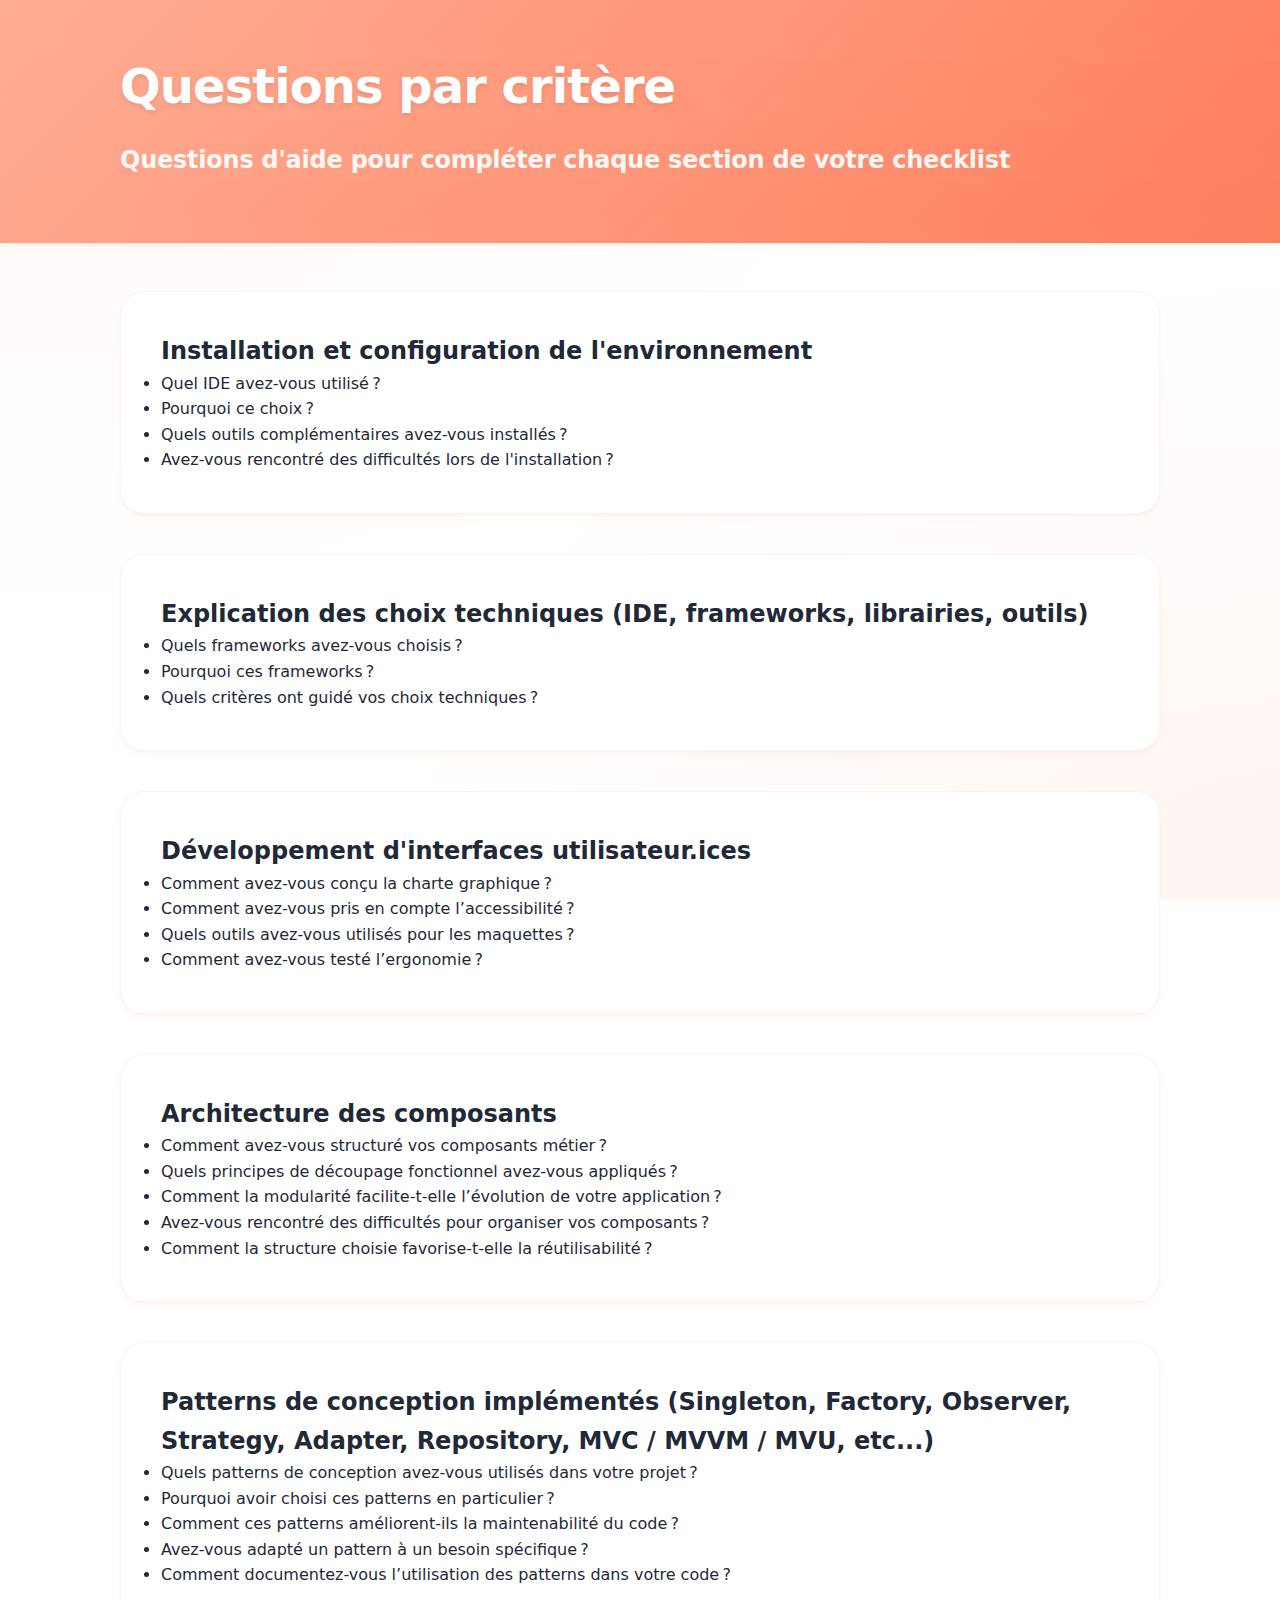
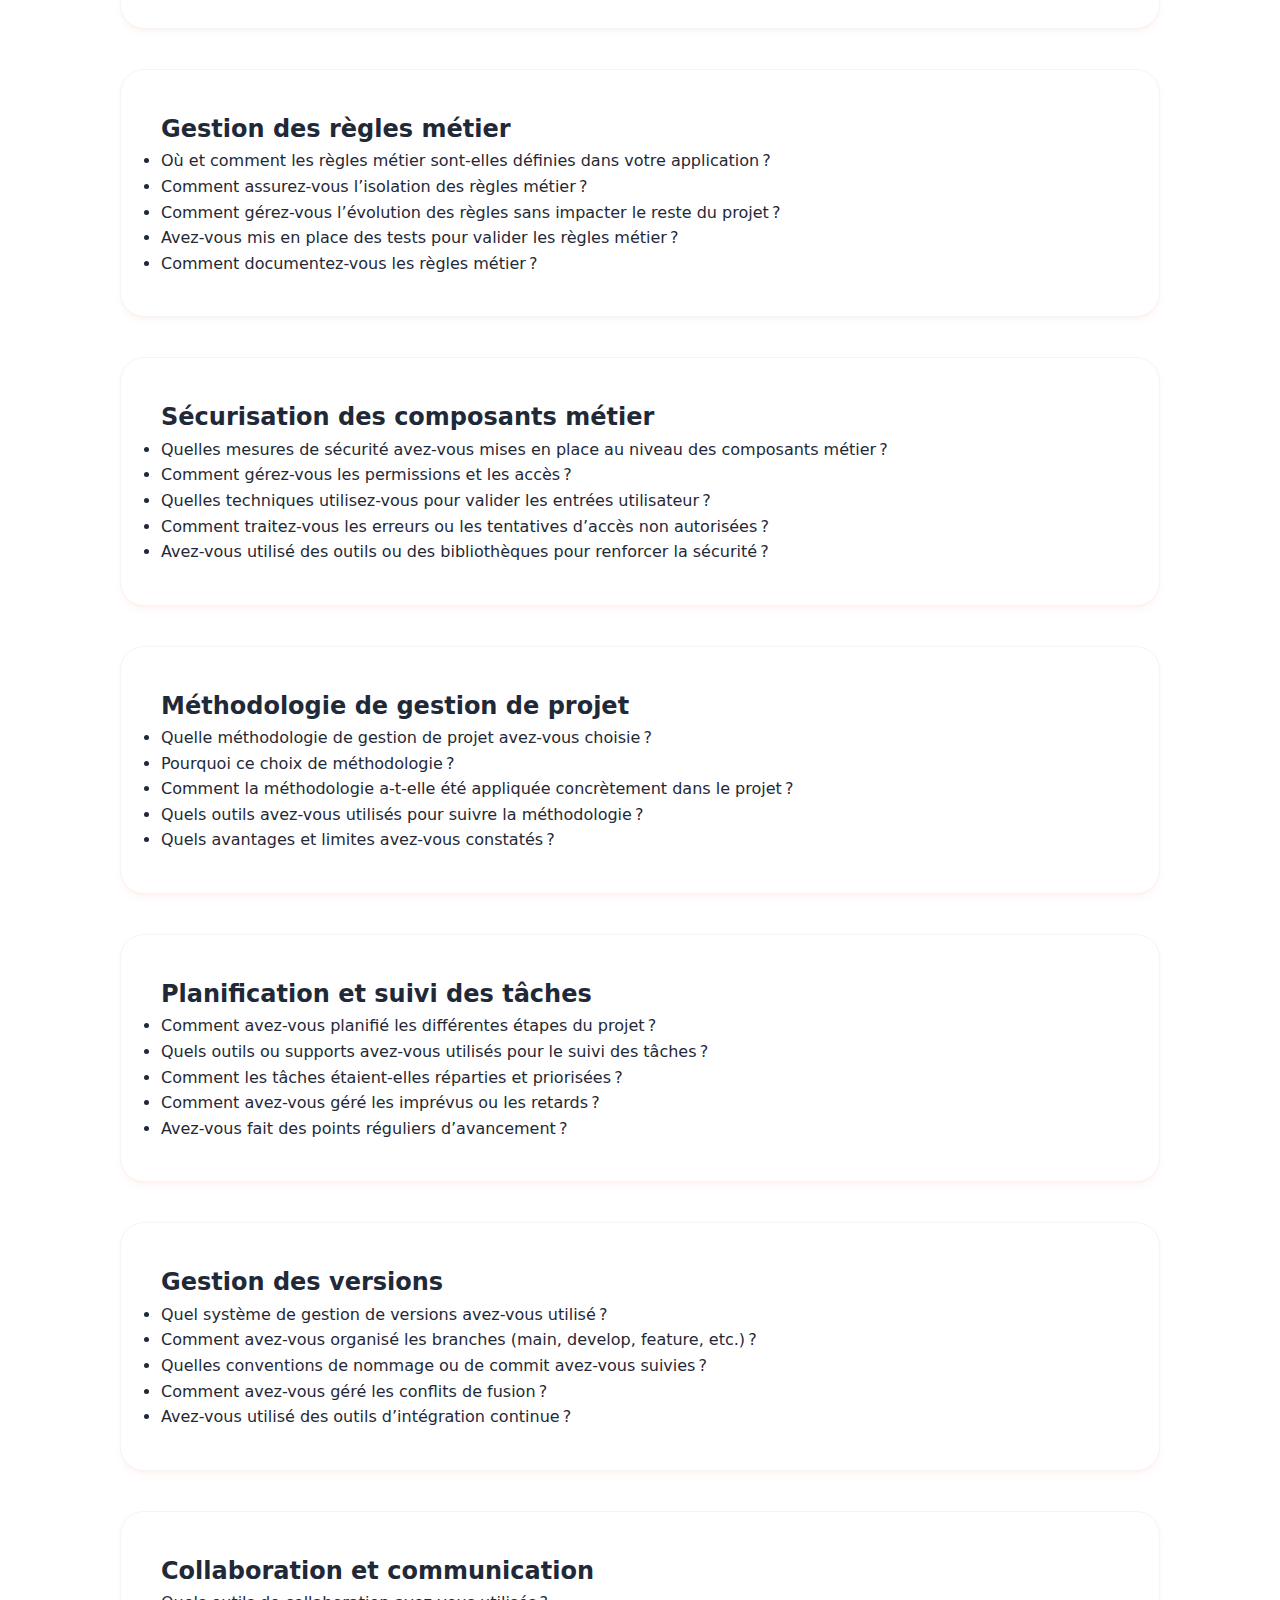
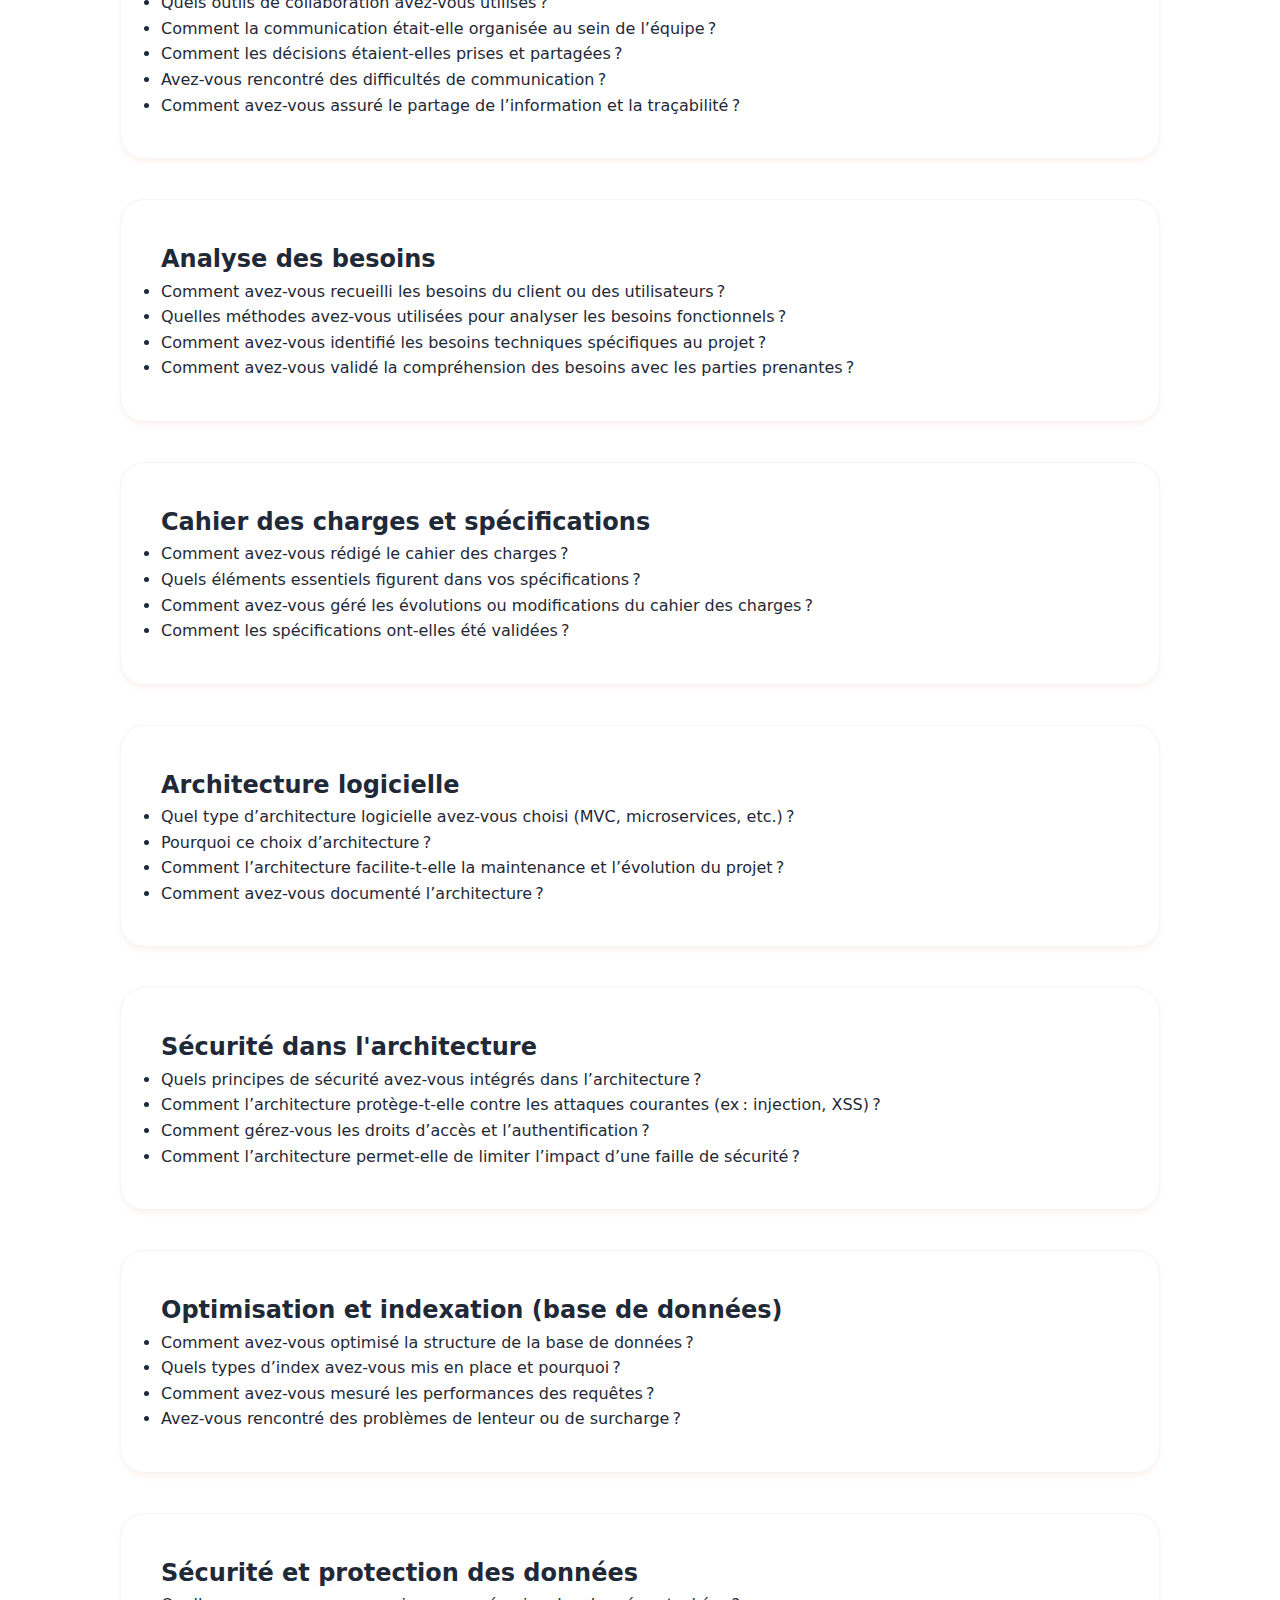
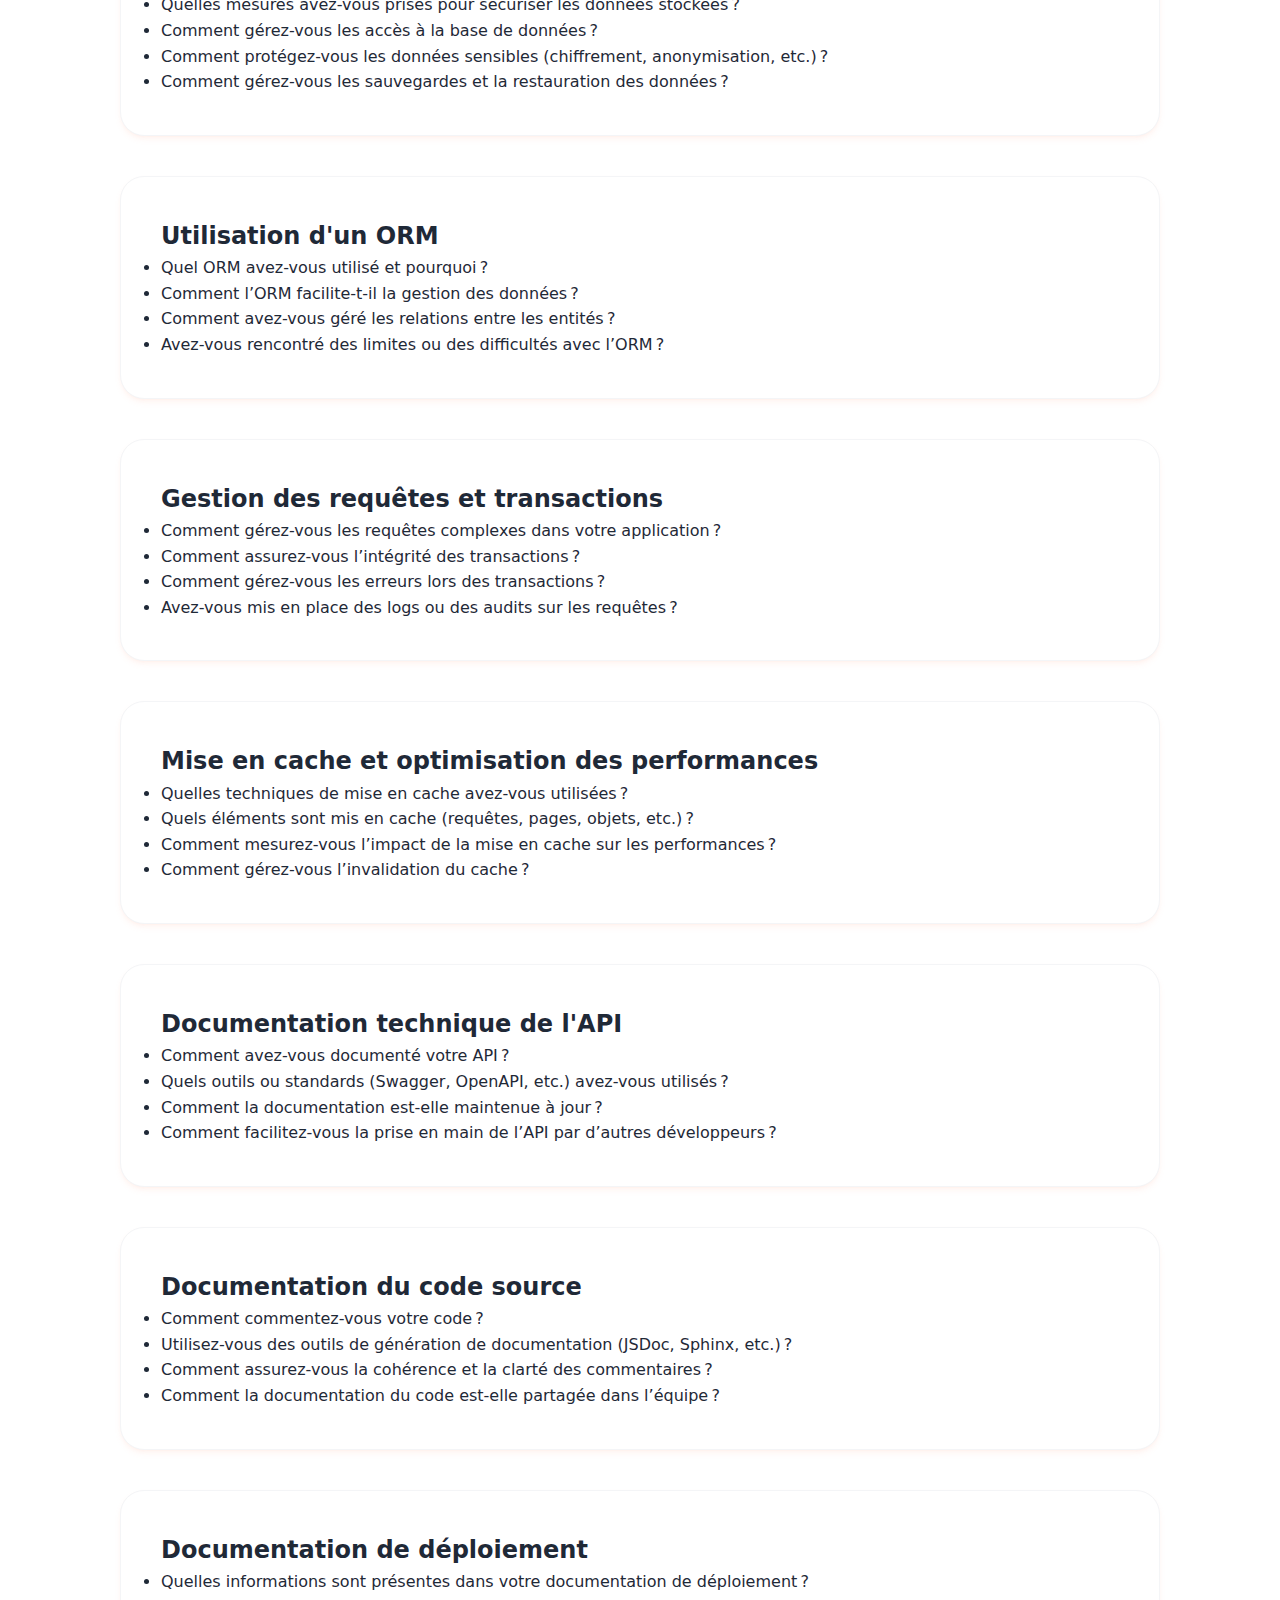
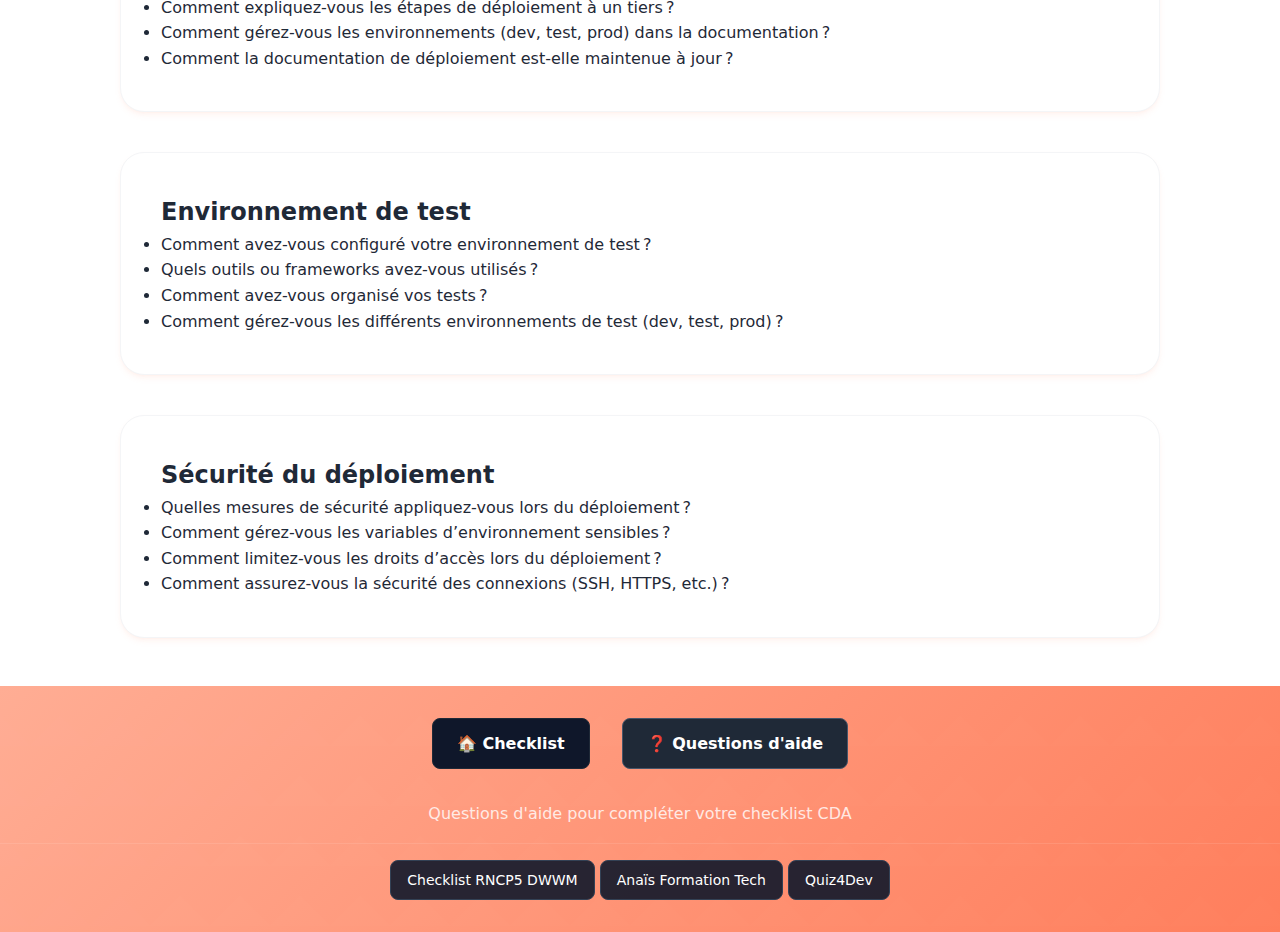
<file: questions.html>
<!DOCTYPE html>
<html lang="fr">
  <head>
    <meta charset="UTF-8" />
    <meta name="viewport" content="width=device-width, initial-scale=1.0" />
    <title>Questions par critère - Checklist CDA</title>
    <link rel="stylesheet" href="styles.css" />
    <script src="js/navigation.js"></script>
  </head>
  <body>
    <header class="header">
      <div class="container">
        <h1>Questions par critère</h1>
        <p class="subtitle">Questions d'aide pour compléter chaque section de votre checklist</p>
      </div>
    </header>
    <main class="container">

      <section class="block">
        <h2>Installation et configuration de l'environnement</h2>
        <ul class="questions-list">
          <li>Quel IDE avez-vous utilisé ?</li>
          <li>Pourquoi ce choix ?</li>
          <li>Quels outils complémentaires avez-vous installés ?</li>
          <li>Avez-vous rencontré des difficultés lors de l'installation ?</li>
        </ul>
      </section>

      <section class="block">
        <h2>Explication des choix techniques (IDE, frameworks, librairies, outils)</h2>
        <ul class="questions-list">
          <li>Quels frameworks avez-vous choisis ?</li>
          <li>Pourquoi ces frameworks ?</li>
          <li>Quels critères ont guidé vos choix techniques ?</li>
        </ul>
      </section>

      <section class="block">
        <h2>Développement d'interfaces utilisateur.ices</h2>
        <ul class="questions-list">
          <li>Comment avez-vous conçu la charte graphique ?</li>
          <li>Comment avez-vous pris en compte l’accessibilité ?</li>
          <li>Quels outils avez-vous utilisés pour les maquettes ?</li>
          <li>Comment avez-vous testé l’ergonomie ?</li>
        </ul>
      </section>

      <section class="block">
        <h2>Architecture des composants</h2>
        <ul class="questions-list">
          <li>Comment avez-vous structuré vos composants métier ?</li>
          <li>Quels principes de découpage fonctionnel avez-vous appliqués ?</li>
          <li>Comment la modularité facilite-t-elle l’évolution de votre application ?</li>
          <li>Avez-vous rencontré des difficultés pour organiser vos composants ?</li>
          <li>Comment la structure choisie favorise-t-elle la réutilisabilité ?</li>
        </ul>
      </section>

      <section class="block">
        <h2>Patterns de conception implémentés (Singleton, Factory, Observer, Strategy, Adapter, Repository, MVC / MVVM / MVU, etc...)</h2>
        <ul class="questions-list">
          <li>Quels patterns de conception avez-vous utilisés dans votre projet ?</li>
          <li>Pourquoi avoir choisi ces patterns en particulier ?</li>
          <li>Comment ces patterns améliorent-ils la maintenabilité du code ?</li>
          <li>Avez-vous adapté un pattern à un besoin spécifique ?</li>
          <li>Comment documentez-vous l’utilisation des patterns dans votre code ?</li>
        </ul>
      </section>

      <section class="block">
        <h2>Gestion des règles métier</h2>
        <ul class="questions-list">
          <li>Où et comment les règles métier sont-elles définies dans votre application ?</li>
          <li>Comment assurez-vous l’isolation des règles métier ?</li>
          <li>Comment gérez-vous l’évolution des règles sans impacter le reste du projet ?</li>
          <li>Avez-vous mis en place des tests pour valider les règles métier ?</li>
          <li>Comment documentez-vous les règles métier ?</li>
        </ul>
      </section>

      <section class="block">
        <h2>Sécurisation des composants métier</h2>
        <ul class="questions-list">
          <li>Quelles mesures de sécurité avez-vous mises en place au niveau des composants métier ?</li>
          <li>Comment gérez-vous les permissions et les accès ?</li>
          <li>Quelles techniques utilisez-vous pour valider les entrées utilisateur ?</li>
          <li>Comment traitez-vous les erreurs ou les tentatives d’accès non autorisées ?</li>
          <li>Avez-vous utilisé des outils ou des bibliothèques pour renforcer la sécurité ?</li>
        </ul>
      </section>

      <section class="block">
        <h2>Méthodologie de gestion de projet</h2>
        <ul class="questions-list">
          <li>Quelle méthodologie de gestion de projet avez-vous choisie ?</li>
          <li>Pourquoi ce choix de méthodologie ?</li>
          <li>Comment la méthodologie a-t-elle été appliquée concrètement dans le projet ?</li>
          <li>Quels outils avez-vous utilisés pour suivre la méthodologie ?</li>
          <li>Quels avantages et limites avez-vous constatés ?</li>
        </ul>
      </section>

      <section class="block">
        <h2>Planification et suivi des tâches</h2>
        <ul class="questions-list">
          <li>Comment avez-vous planifié les différentes étapes du projet ?</li>
          <li>Quels outils ou supports avez-vous utilisés pour le suivi des tâches ?</li>
          <li>Comment les tâches étaient-elles réparties et priorisées ?</li>
          <li>Comment avez-vous géré les imprévus ou les retards ?</li>
          <li>Avez-vous fait des points réguliers d’avancement ?</li>
        </ul>
      </section>

      <section class="block">
        <h2>Gestion des versions</h2>
        <ul class="questions-list">
          <li>Quel système de gestion de versions avez-vous utilisé ?</li>
          <li>Comment avez-vous organisé les branches (main, develop, feature, etc.) ?</li>
          <li>Quelles conventions de nommage ou de commit avez-vous suivies ?</li>
          <li>Comment avez-vous géré les conflits de fusion ?</li>
          <li>Avez-vous utilisé des outils d’intégration continue ?</li>
        </ul>
      </section>

      <section class="block">
        <h2>Collaboration et communication</h2>
        <ul class="questions-list">
          <li>Quels outils de collaboration avez-vous utilisés ?</li>
          <li>Comment la communication était-elle organisée au sein de l’équipe ?</li>
          <li>Comment les décisions étaient-elles prises et partagées ?</li>
          <li>Avez-vous rencontré des difficultés de communication ?</li>
          <li>Comment avez-vous assuré le partage de l’information et la traçabilité ?</li>
        </ul>
      </section>

      <section class="block">
        <h2>Analyse des besoins</h2>
        <ul class="questions-list">
          <li>Comment avez-vous recueilli les besoins du client ou des utilisateurs ?</li>
          <li>Quelles méthodes avez-vous utilisées pour analyser les besoins fonctionnels ?</li>
          <li>Comment avez-vous identifié les besoins techniques spécifiques au projet ?</li>
          <li>Comment avez-vous validé la compréhension des besoins avec les parties prenantes ?</li>
        </ul>
      </section>

      <section class="block">
        <h2>Cahier des charges et spécifications</h2>
        <ul class="questions-list">
          <li>Comment avez-vous rédigé le cahier des charges ?</li>
          <li>Quels éléments essentiels figurent dans vos spécifications ?</li>
          <li>Comment avez-vous géré les évolutions ou modifications du cahier des charges ?</li>
          <li>Comment les spécifications ont-elles été validées ?</li>
        </ul>
      </section>

      <section class="block">
        <h2>Architecture logicielle</h2>
        <ul class="questions-list">
          <li>Quel type d’architecture logicielle avez-vous choisi (MVC, microservices, etc.) ?</li>
          <li>Pourquoi ce choix d’architecture ?</li>
          <li>Comment l’architecture facilite-t-elle la maintenance et l’évolution du projet ?</li>
          <li>Comment avez-vous documenté l’architecture ?</li>
        </ul>
      </section>

      <section class="block">
        <h2>Sécurité dans l'architecture</h2>
        <ul class="questions-list">
          <li>Quels principes de sécurité avez-vous intégrés dans l’architecture ?</li>
          <li>Comment l’architecture protège-t-elle contre les attaques courantes (ex : injection, XSS) ?</li>
          <li>Comment gérez-vous les droits d’accès et l’authentification ?</li>
          <li>Comment l’architecture permet-elle de limiter l’impact d’une faille de sécurité ?</li>
        </ul>
      </section>

      <section class="block">
        <h2>Optimisation et indexation (base de données)</h2>
        <ul class="questions-list">
          <li>Comment avez-vous optimisé la structure de la base de données ?</li>
          <li>Quels types d’index avez-vous mis en place et pourquoi ?</li>
          <li>Comment avez-vous mesuré les performances des requêtes ?</li>
          <li>Avez-vous rencontré des problèmes de lenteur ou de surcharge ?</li>
        </ul>
      </section>

      <section class="block">
        <h2>Sécurité et protection des données</h2>
        <ul class="questions-list">
          <li>Quelles mesures avez-vous prises pour sécuriser les données stockées ?</li>
          <li>Comment gérez-vous les accès à la base de données ?</li>
          <li>Comment protégez-vous les données sensibles (chiffrement, anonymisation, etc.) ?</li>
          <li>Comment gérez-vous les sauvegardes et la restauration des données ?</li>
        </ul>
      </section>

      <section class="block">
        <h2>Utilisation d'un ORM</h2>
        <ul class="questions-list">
          <li>Quel ORM avez-vous utilisé et pourquoi ?</li>
          <li>Comment l’ORM facilite-t-il la gestion des données ?</li>
          <li>Comment avez-vous géré les relations entre les entités ?</li>
          <li>Avez-vous rencontré des limites ou des difficultés avec l’ORM ?</li>
        </ul>
      </section>

      <section class="block">
        <h2>Gestion des requêtes et transactions</h2>
        <ul class="questions-list">
          <li>Comment gérez-vous les requêtes complexes dans votre application ?</li>
          <li>Comment assurez-vous l’intégrité des transactions ?</li>
          <li>Comment gérez-vous les erreurs lors des transactions ?</li>
          <li>Avez-vous mis en place des logs ou des audits sur les requêtes ?</li>
        </ul>
      </section>

      <section class="block">
        <h2>Mise en cache et optimisation des performances</h2>
        <ul class="questions-list">
          <li>Quelles techniques de mise en cache avez-vous utilisées ?</li>
          <li>Quels éléments sont mis en cache (requêtes, pages, objets, etc.) ?</li>
          <li>Comment mesurez-vous l’impact de la mise en cache sur les performances ?</li>
          <li>Comment gérez-vous l’invalidation du cache ?</li>
        </ul>
      </section>

      <section class="block">
        <h2>Documentation technique de l'API</h2>
        <ul class="questions-list">
          <li>Comment avez-vous documenté votre API ?</li>
          <li>Quels outils ou standards (Swagger, OpenAPI, etc.) avez-vous utilisés ?</li>
          <li>Comment la documentation est-elle maintenue à jour ?</li>
          <li>Comment facilitez-vous la prise en main de l’API par d’autres développeurs ?</li>
        </ul>
      </section>

      <section class="block">
        <h2>Documentation du code source</h2>
        <ul class="questions-list">
          <li>Comment commentez-vous votre code ?</li>
          <li>Utilisez-vous des outils de génération de documentation (JSDoc, Sphinx, etc.) ?</li>
          <li>Comment assurez-vous la cohérence et la clarté des commentaires ?</li>
          <li>Comment la documentation du code est-elle partagée dans l’équipe ?</li>
        </ul>
      </section>

      <section class="block">
        <h2>Documentation de déploiement</h2>
        <ul class="questions-list">
          <li>Quelles informations sont présentes dans votre documentation de déploiement ?</li>
          <li>Comment expliquez-vous les étapes de déploiement à un tiers ?</li>
          <li>Comment gérez-vous les environnements (dev, test, prod) dans la documentation ?</li>
          <li>Comment la documentation de déploiement est-elle maintenue à jour ?</li>
        </ul>
      </section>

      <section class="block">
        <h2>Environnement de test</h2>
        <ul class="questions-list">
          <li>Comment avez-vous configuré votre environnement de test ?</li>
          <li>Quels outils ou frameworks avez-vous utilisés ?</li>
          <li>Comment avez-vous organisé vos tests ?</li>
          <li>Comment gérez-vous les différents environnements de test (dev, test, prod) ?</li>
        </ul>
      </section>

      <section class="block">
        <h2>Sécurité du déploiement</h2>
        <ul class="questions-list">
          <li>Quelles mesures de sécurité appliquez-vous lors du déploiement ?</li>
          <li>Comment gérez-vous les variables d’environnement sensibles ?</li>
          <li>Comment limitez-vous les droits d’accès lors du déploiement ?</li>
          <li>Comment assurez-vous la sécurité des connexions (SSH, HTTPS, etc.) ?</li>
        </ul>
      </section>

    </main>
    
    <footer class="footer">
      <nav class="footer-nav">
        <ul class="nav-menu">
          <li><a href="index.html">🏠 Checklist</a></li>
          <li><a href="questions.html" class="active">❓ Questions d'aide</a></li>
        </ul>
      </nav>
      <div class="footer-content">
        <p style="margin: 0; opacity: 0.8;">Questions d'aide pour compléter votre checklist CDA</p>
        <div class="github-link-container">
          <a href="https://checklist-rncp5-dwwm.vercel.app/" target="_blank" rel="noopener noreferrer" class="github-link" aria-label="Checklist RNCP5 DWWM (nouvel onglet)">
            <p>Checklist RNCP5 DWWM</p>
          </a>
          <a href="https://anais-formation-tech.fr/" target="_blank" rel="noopener noreferrer" class="github-link" aria-label="Site Anaïs Formation Tech (nouvel onglet)">
            <p>Anaïs Formation Tech</p>
          </a>
          <a href="https://quiz4dev.vercel.app/" target="_blank" rel="noopener noreferrer" class="github-link" aria-label="Quiz4Dev (nouvel onglet)">
            <p>Quiz4Dev</p>
          </a>
        </div>
      </div>
    </footer>
  </body>
</html>
</file>
<file: styles.css>
:root {
    /* Charte graphique Anaïs Formation Tech */
    --primary-color: #ffad94; /* Corail doux - Couleur principale */
    --primary-hover: #ff7e5c; /* Version plus vive */
    --background-color: #fff; /* Fond blanc */
    --text-color: #1f2937; /* Texte principal (gris neutre) */
    --border-color: #f4f5f7; /* Bordures grises subtiles */
    --success-color: #38a169; /* Vert pour succès */
    --block-bg: #fff; /* Fond des blocs */
    --shadow: 0 4px 6px -1px rgb(255 173 148 / 12%), 0 2px 4px -2px rgb(255 173 148 / 12%);
    --gradient-start: #ffad94; /* Corail doux */
    --gradient-end: #ff7e5c; /* Version plus vive */
    --peach-accent: #ffd1cc; /* Couleurs secondaires douces */
    --coral-light: #ffedbf; /* Couleur accent claire */
    --font-primary: 'Inter', system-ui, -apple-system, sans-serif;
}

* {
    margin: 0;
    padding: 0;
    box-sizing: border-box;
}

body {
    font-family: var(--font-primary);
    line-height: 1.6;
    color: var(--text-color);
    background-color: var(--background-color);
    background-image: 
        radial-gradient(at 0% 0%, rgb(255 173 148 / 8%) 0%, transparent 50%),
        radial-gradient(at 100% 100%, rgb(255 126 92 / 8%) 0%, transparent 50%);
    background-attachment: fixed;
}

.container {
    max-width: 85%;
    margin: 0 auto;
    padding: 0 1.5rem;
}

.header {
    background: linear-gradient(135deg, var(--gradient-start), var(--gradient-end));
    padding: 3rem 0;
    margin-bottom: 3rem;
    box-shadow: var(--shadow);
    position: relative;
    overflow: hidden;
}

.header::before {
    content: "";
    position: absolute;
    inset: 0;
    background: linear-gradient(45deg, rgb(255 255 255 / 10%) 25%, transparent 25%),
                linear-gradient(-45deg, rgb(255 255 255 / 10%) 25%, transparent 25%);
    background-size: 60px 60px;
    opacity: 0.1;
}

.header h1 {
    font-size: 3rem;
    font-weight: 800;
    margin-bottom: 1rem;
    color: #fff;
    text-shadow: 0 2px 4px rgb(0 0 0 / 10%);
    letter-spacing: -0.02em;
}

.subtitle {
    font-size: 1.5rem;
    font-weight: 600;
    margin-bottom: 1rem;
    color: rgb(255 255 255 / 95%);
    letter-spacing: -0.01em;
}

.description {
    color: rgb(255 255 255 / 90%);
    font-size: 1.125rem;
    max-width: 800px;
}

.description-bold {
    color: rgb(255 255 255 / 95%);
    font-weight: bold;
    max-width: 800px;
}

.project-name-container {
    background: linear-gradient(135deg, var(--gradient-start), var(--gradient-end));
    padding: 20px;
    margin: 0 auto 20px;
    max-width: 800px;
    border-radius: 12px;
    box-shadow: 0 4px 12px rgb(0 0 0 / 15%);
    display: flex;
    align-items: center;
    gap: 15px;
    flex-wrap: wrap;
}

.project-name-label {
    color: #fff;
    font-weight: 600;
    font-size: 1.1em;
    white-space: nowrap;
    text-shadow: 0 1px 2px rgb(0 0 0 / 10%);
}

.project-name-input {
    flex: 1;
    min-width: 300px;
    padding: 12px 16px;
    border: 2px solid rgb(255 255 255 / 30%);
    border-radius: 8px;
    background: rgb(255 255 255 / 95%);
    color: #333;
    font-size: 1rem;
    font-weight: 500;
    transition: all 0.3s ease;
    box-shadow: 0 2px 8px rgb(0 0 0 / 10%);
}

.project-name-input::placeholder {
    color: #666;
    font-weight: 400;
}

.project-name-input:focus {
    outline: none;
    border-color: #fff;
    background: #fff;
    box-shadow: 0 0 0 3px rgb(255 255 255 / 30%), 0 4px 12px rgb(0 0 0 / 15%);
    transform: translateY(-1px);
}

.project-name-input:hover {
    border-color: rgb(255 255 255 / 60%);
    background: #fff;
    transform: translateY(-1px);
    box-shadow: 0 4px 12px rgb(0 0 0 / 15%);
}

@media (width <= 768px) {
    .project-name-container {
        margin: 10px 15px 15px;
        padding: 15px;
        flex-direction: column;
        align-items: stretch;
        gap: 10px;
    }
    
    .project-name-label {
        text-align: center;
        font-size: 1em;
    }
    
    .project-name-input {
        min-width: auto;
        width: 100%;
    }
}

.divider {
    width: 100%;
    height: 1px;
    background: linear-gradient(to right, 
        transparent,
        rgb(255 255 255 / 30%),
        rgb(255 255 255 / 50%),
        rgb(255 255 255 / 30%),
        transparent
    );
    margin: 2rem 0;
    position: relative;
}

.divider::before {
    content: "";
    position: absolute;
    top: -2px;
    left: 50%;
    transform: translateX(-50%);
    width: 4px;
    height: 4px;
    background-color: rgb(255 255 255 / 80%);
    border-radius: 50%;
    box-shadow: 
        -20px 0 0 rgb(255 255 255 / 80%),
        20px 0 0 rgb(255 255 255 / 80%);
}

.block {
    background-color: var(--block-bg);
    border-radius: 1.5rem;
    padding: 2.5rem;
    margin-bottom: 2.5rem;
    box-shadow: var(--shadow);
    border: 1px solid var(--border-color);
    transition: all 0.3s cubic-bezier(0.4, 0, 0.2, 1);
    position: relative;
    overflow: hidden;
}

.block::before {
    content: "";
    position: absolute;
    top: 0;
    left: 0;
    right: 0;
    height: 4px;
    background: linear-gradient(to right, var(--gradient-start), var(--gradient-end));
    opacity: 0;
    transition: opacity 0.3s ease;
}

.block:hover {
    transform: translateY(-4px);
    box-shadow: 0 12px 24px -8px rgb(255 173 148 / 25%);
}

.block:hover::before {
    opacity: 1;
}

.block-title {
    font-size: 1.75rem;
    font-weight: 700;
    margin-bottom: 2rem;
    color: var(--primary-color);
    position: relative;
    padding-left: 1.5rem;
    letter-spacing: -0.01em;
}

.block-title::before {
    content: "";
    position: absolute;
    left: 0;
    top: 0;
    height: 100%;
    width: 4px;
    background: linear-gradient(to bottom, var(--gradient-start), var(--gradient-end));
    border-radius: 2px;
}

.section {
    margin-bottom: 2.5rem;
}

.section h3 {
    font-size: 1.375rem;
    font-weight: 600;
    margin-bottom: 1.25rem;
    color: var(--text-color);
    letter-spacing: -0.01em;
}

.checklist {
    list-style: none;
}

.checklist label {
    display: flex;
    align-items: center;
    gap: 1rem;
    cursor: pointer;
    padding: 1rem;
    border-radius: 0.75rem;
    transition: all 0.3s cubic-bezier(0.4, 0, 0.2, 1);
    border: 1px solid transparent;
    background-color: rgb(255 173 148 / 5%);
    justify-content: space-between;
}

.checklist label:hover {
    background-color: rgb(255 173 148 / 10%);
    border-color: var(--border-color);
    transform: translateX(4px);
}

.checklist input[type="checkbox"] {
    appearance: none;
    width: 20px;
    height: 20px;
    border: 2px solid var(--border-color);
    border-radius: 4px;
    margin-right: 12px;
    position: relative;
    cursor: pointer;
    transition: all 0.2s ease;
}

.checklist input[type="checkbox"]:focus {
    outline: none;
    border-color: var(--primary-color);
    box-shadow: 0 0 0 3px rgb(255 173 148 / 30%);
    transform: scale(1.1);
}

.checklist input[type="checkbox"]:focus-visible {
    outline: 3px solid var(--primary-color);
    outline-offset: 2px;
    border-color: var(--primary-color);
    box-shadow: 0 0 0 4px rgb(255 173 148 / 20%);
}

.checklist input[type="checkbox"]:checked {
    background-color: var(--primary-color);
    border-color: var(--primary-color);
}

.checklist input[type="checkbox"]:checked:focus {
    box-shadow: 0 0 0 3px rgb(255 173 148 / 40%);
}

.checklist input[type="checkbox"]:checked::after {
    content: "✓";
    position: absolute;
    color: #fff;
    font-size: 1rem;
    top: 50%;
    left: 50%;
    transform: translate(-50%, -50%);
}

.demo-badge {
    display: inline-flex;
    align-items: center;
    justify-content: center;
    padding: 0.25rem 0.75rem;
    border-radius: 1rem;
    font-size: 0.875rem;
    font-weight: 700;
    margin-left: 0.75rem;
    background: linear-gradient(135deg, var(--gradient-start), var(--gradient-end));
    color: #FFF;
    text-shadow: 0 1px 2px rgb(0 0 0 / 10%);
    box-shadow: 0 2px 4px rgb(255 173 148 / 30%);
    transition: all 0.3s ease;
}

.demo-badge:hover {
    transform: translateY(-1px);
    box-shadow: 0 4px 6px rgb(255 173 148 / 40%);
}

.checklist span:not(.demo-badge) {
    font-size: 1.125rem;
    line-height: 1.5;
    color: var(--text-color);
    display: inline-block;
    margin-left: 8px;
}

.footer {
    background: linear-gradient(135deg, var(--gradient-start), var(--gradient-end));
    padding: 2rem 0;
    margin-top: 3rem;
    text-align: center;
    color: #fff;
    position: relative;
    overflow: hidden;
}

.footer::before {
    content: "";
    position: absolute;
    inset: 0;
    background: linear-gradient(45deg, rgb(255 255 255 / 10%) 25%, transparent 25%),
                linear-gradient(-45deg, rgb(255 255 255 / 10%) 25%, transparent 25%);
    background-size: 60px 60px;
    opacity: 0.1;
}

/* Menu de navigation dans le footer */
.footer-nav {
    position: relative;
    z-index: 1;
    margin-bottom: 2rem;
}

.nav-menu {
    display: flex;
    justify-content: center;
    gap: 2rem;
    list-style: none;
    margin: 0;
    padding: 0;
    flex-wrap: wrap;
}

.nav-menu li {
    margin: 0;
}

.nav-menu a {
    color: #fff;
    text-decoration: none;
    padding: 0.75rem 1.5rem;
    border-radius: 0.5rem;
    background: #0f172a; /* fond sombre pour contraste AA */
    border: 1px solid #1f2937;
    font-weight: 600;
    transition: all 0.2s ease;
    display: block;
}

.nav-menu a:hover {
    background: #1f2937;
    border-color: #334155;
    transform: translateY(-2px);
    box-shadow: 0 4px 8px rgb(0 0 0 / 25%);
}

.nav-menu a.active {
    background: #1f2937;
    border-color: #475569;
}

.footer-content {
    position: relative;
    z-index: 1;
}

@media (width <= 768px) {
    .nav-menu {
        gap: 1rem;
        flex-direction: column;
        align-items: center;
    }
    
    .nav-menu a {
        padding: 0.5rem 1rem;
        font-size: 0.9rem;
    }
}

@media (width <= 768px) {
    .header h1 {
        font-size: 2.25rem;
    }

    .subtitle {
        font-size: 1.25rem;
    }

    .block {
        padding: 1.5rem;
        border-radius: 1rem;
    }

    .block-title {
        font-size: 1.5rem;
    }

    .section h3 {
        font-size: 1.25rem;
    }

    .checklist label {
        padding: 0.75rem;
    }

    .checklist span {
        font-size: 1rem;
    }
}

@media (prefers-reduced-motion: reduce) {
    * {
        animation-duration: 0.01ms !important;
        animation-iteration-count: 1 !important;
        transition-duration: 0.01ms !important;
        scroll-behavior: auto !important;
    }
}

@media (prefers-contrast: more) {
    :root {
        /* Variante corail plus sombre pour contraste élevé */
        --primary-color: #b94f39;
        --text-color: #000;
        --border-color: #000;
    }
}

.filters {
    display: flex;
    justify-content: center;
    align-items: center;
    gap: 1rem;
    flex-wrap: wrap;
    width: 100%;
    margin: 0 auto 2rem;
    text-align: center;
}

.filter-btn {
    padding: 0.5rem 1.25rem;
    border-radius: 0.75rem;
    border: 2px solid var(--border-color);
    background: #fff;
    color: var(--text-color);
    font-weight: 600;
    cursor: pointer;
    transition: all 0.3s ease;
}

.filter-btn:hover {
    background: var(--background-color);
    transform: translateY(-2px);
}

.filter-btn.active {
    background: linear-gradient(135deg, var(--gradient-start), var(--gradient-end));
    color: #fff;
    border-color: transparent;
}

.checklist li {
    transition: all 0.3s ease;
    margin-bottom: 1rem;
}

.checklist li.hidden {
    display: none;
}

.progress-sticky {
    position: sticky;
    top: 0;
    background-color: #fff;
    padding: 10px;
    box-shadow: 0 2px 4px rgb(0 0 0 / 10%);
    margin: 0 auto 20px;
    max-width: 80%;
    display: flex;
    flex-direction: column;
    align-items: center;
    justify-content: space-between;
    border-radius: 1.5rem;
}

.progress-container {
    width: 100%;
    background-color: #fff;
    padding: 20px;
    border-radius: 12px;
}

.progress-bar {
    width: 100%;
    height: 20px;
    background-color: #f0f0f0;
    border-radius: 12px;
    overflow: hidden;
}

.progress-fill {
    height: 100%;
    background: linear-gradient(90deg, var(--gradient-start), var(--gradient-end));
    transition: width 0.3s ease;
    border-radius: 12px;
}

#progress-text {
    font-size: 1.2em;
    font-weight: bold;
    color: #333;
}

.export-import-container {
    display: flex;
    gap: 10px;
    justify-content: center;
    margin: 10px 0;
}

.export-btn, .import-btn, .reset-btn {
    padding: 8px 16px;
    border: none;
    border-radius: 5px;
    cursor: pointer;
    font-size: 0.9em;
}

.export-btn {
    background-color: var(--primary-color);
    color: #fff;
}

.reset-btn {
    background-color: #64748b; /* slate */
    color: #fff;
}


.export-btn,
.reset-btn {
    padding: 16px 32px;
    font-size: 1.15em;
    min-width: 180px;
    min-height: 48px;
    border-radius: 8px;
    font-weight: 600;
    letter-spacing: 0.5px;
}

.export-btn:hover {
    background-color: var(--primary-hover);
}

.reset-btn:hover {
    background-color: #475569;
}

main {
    padding-top: 20px;
}

.version-tag {
    display: block;
    text-align: right;
    color: #FFF;
    font-size: 0.8rem;
    margin-top: 0.5rem;
    opacity: 0.7;
}

.demo-progress {
    display: grid;
    grid-template-columns: repeat(5, 1fr);
    gap: 12px;
    padding: 10px 0;
}

.demo-progress-item {
    display: flex;
    align-items: center;
    justify-content: center;
    padding: 0;
}

.demo-badge-progress {
    display: flex;
    align-items: center;
    justify-content: center;
    width: 100%;
    min-height: 56px;
    padding: 12px 16px;
    background-color: var(--peach-accent);
    border-radius: 12px;
    font-size: 0.95rem;
    color: #000;
    font-weight: 600;
    box-shadow: 0 2px 4px rgb(0 0 0 / 10%);
}

.notes-container {
    margin-top: 8px;
    margin-left: 30px;
}


.notes-content {
    display: none;
    margin-top: 8px;
}

.notes-content.active {
    display: block;
}

.notes-content textarea {
    width: 100%;
    min-height: 60px;
    padding: 8px;
    border: 1px solid #ddd;
    border-radius: 25px;
    font-family: inherit;
    font-size: 0.9em;
    resize: vertical;
}

/* Aide RNCP6 */
.help-box {
  margin-top: 8px;
  background: #fff;
  border: 1px solid var(--border-color);
  border-radius: 10px;
  padding: 10px 12px;
  box-shadow: 0 2px 6px rgb(0 0 0 / 4%);
}

.help-box-content {
  margin-top: 8px;
  font-size: 0.95em;
  color: #475569;
}

.help-box-content ul {
  margin: 6px 0 0 18px;
}

/* Aide générique visible par critère, sans JS */
.checklist label::before {
  content: "💡 Conseils: indiquez l’objectif, la démarche et le résultat.\A Ajoutez des preuves (captures, extraits de code, scripts, liens).\A Critères: clarté, justification, reproductibilité.";
  display: block;
  padding: 12px 14px;
  background: #fff7f4;
  border: 1px solid var(--border-color);
  border-left: 4px solid var(--gradient-start);
  border-radius: 10px;
  font-size: 0.95em;
  line-height: 1.5;
  color: #374151;
  white-space: pre-wrap;
  flex-basis: 100%;
  order: 2;
  margin: 8px 0;
}

/* Zone de notes — visible en fin de ligne */
.checklist label textarea {
  display: inline-block;
  min-width: 260px;
  max-width: 40%;
  margin-left: auto;
  margin-top: 0;
  padding: 8px 10px;
  border: 1px solid var(--border-color);
  border-radius: 8px;
  font-size: 0.9em;
  order: 3;
}

.notes-content textarea:focus {
    outline: none;
    border-color: var(--gradient-start);
    box-shadow: 0 0 0 2px rgb(255 173 148 / 30%);
}

.search-container {
    margin-bottom: 1rem;
}

.search-box {
    position: relative;
    max-width: 500px;
    margin: 0 auto;
}

#search-input {
    width: 100%;
    padding: 12px 40px 12px 16px;
    border: 2px solid var(--border-color);
    border-radius: 25px;
    font-size: 1rem;
    background: #fff;
    transition: all 0.3s ease;
}

#search-input:focus {
    outline: none;
    border-color: var(--gradient-start);
    box-shadow: 0 0 0 3px rgb(255 173 148 / 30%);
}

.clear-search-btn {
    position: absolute;
    right: 12px;
    top: 50%;
    transform: translateY(-50%);
    background: none;
    border: none;
    font-size: 1.2em;
    cursor: pointer;
    color: #999;
    padding: 4px;
    border-radius: 50%;
    transition: all 0.3s ease;
}

.clear-search-btn:hover {
    background: #f0f0f0;
    color: #666;
}

.checklist li.search-hidden {
    display: none;
}

.checklist li.search-highlight {
    background: linear-gradient(90deg, #FFF5F0, #FFF5F0);
    border-left: 4px solid #FFF5F0;
    padding-left: 8px;
    border-radius: 4px;
    transition: all 0.3s ease;
}

/* Styles pour les graphiques */
.charts-container {
    display: grid;
    grid-template-columns: repeat(auto-fit, minmax(200px, 1fr));
    gap: 15px;
    margin-top: 20px;
    padding: 15px;
    background: #f8f9fa;
    border-radius: 12px;
}

.chart-item {
    text-align: center;
}

.chart-item h4 {
    margin: 0 0 8px;
    font-size: 0.9em;
    color: #333;
    font-weight: 600;
}

.chart-bar {
    width: 100%;
    height: 12px;
    background: #e0e0e0;
    border-radius: 6px;
    overflow: hidden;
    margin-bottom: 4px;
}

.chart-fill {
    height: 100%;
    background: linear-gradient(90deg, var(--gradient-start), var(--gradient-end));
    transition: width 0.5s ease;
    border-radius: 6px;
}

.chart-text {
    font-size: 0.8em;
    font-weight: 600;
    color: #666;
}

.sr-only {
    position: absolute;
    width: 1px;
    height: 1px;
    padding: 0;
    margin: -1px;
    overflow: hidden;
    clip: rect(0, 0, 0, 0);
    white-space: nowrap;
    border: 0;
}

/* Panneau d'information sur le stockage des données */
.info-panel {
    background: linear-gradient(135deg, #f8f9ff 0%, #e8f2ff 100%);
    border: 1px solid #d1e7ff;
    border-radius: 12px;
    padding: 24px;
    margin: 24px 0;
    box-shadow: 0 2px 8px rgb(0 0 0 / 5%);
  }

.rncp-link {
  display: inline-block;
  margin-top: 8px;
  padding: 10px 14px;
  border-radius: 8px;
  background: #0f172a;
  color: #fff;
  text-decoration: none;
  font-weight: 600;
  border: 1px solid #334155;
}

.rncp-link:hover,
.rncp-link:focus {
  background: #1f2937;
  border-color: #475569;
}
  
  .info-content h3 {
    color: #2563eb;
    font-size: 18px;
    font-weight: 600;
    margin: 0 0 16px;
    display: flex;
    align-items: center;
    gap: 8px;
  }
  
  .info-list {
    list-style: none;
    padding: 0;
    margin: 0;
  }
  
  .info-list li {
    padding: 8px 0;
    color: #475569;
    font-size: 14px;
    line-height: 1.5;
    border-bottom: 1px solid rgb(0 0 0 / 5%);
  }
  
  .info-list li:last-child {
    border-bottom: none;
  }
  
  .info-list li strong {
    color: #1e293b;
    font-weight: 600;
  }

  /* Lien GitHub dans le footer */
.github-link-container {
    margin-top: 16px;
    padding-top: 16px;
    border-top: 1px solid rgb(255 255 255 / 10%);
    text-align: center;
  }
  
  .github-link {
    display: inline-flex;
    align-items: center;
    gap: 8px;
    color: #fff;
    text-decoration: none;
    font-size: 14px;
    padding: 8px 16px;
    border-radius: 8px;
    transition: all 0.2s ease;
    background: rgb(15 23 42 / 90%);
    border: 1px solid #334155;
  }
  
  .github-link:hover {
    color: #fff;
    background: #1f2937;
    transform: translateY(-1px);
    border-color: #475569;
  }
  
  .github-icon {
    width: 20px;
    height: 20px;
    fill: currentcolor;
  }

@media (width <= 768px) {
    .progress-sticky {
        max-width: 100%;
        padding: 8px;
        border-radius: 0;
        box-shadow: none;
    }

    .progress-container {
        padding: 10px;
    }

    .demo-progress {
        flex-direction: column;
        gap: 6px;
        padding: 0;
    }

    .demo-progress-item {
        padding: 0;
        font-size: 0.95em;
    }

    .charts-container {
        grid-template-columns: 1fr;
        gap: 10px;
        padding: 8px;
    }
}

@media (width <= 768px) {
  .container {
    padding: 0 5px;
    max-width: 100vw;
  }

  main.container {
    padding-top: 10px;
  }
}

@media (width <= 768px) {
  .filters {
    flex-wrap: wrap;
    gap: 6px;
    justify-content: flex-start;
  }

  .filter-btn {
    padding: 0.4rem 0.8rem;
    font-size: 0.95em;
  }
}

@media (width <= 768px) {
  .checklist li {
    margin-bottom: 0.7rem;
    font-size: 0.98em;
  }

  .notes-container {
    margin-left: 0;
  }
}

@media (width <= 768px) {
  .demo-progress {
    display: grid;
    grid-template-columns: 1fr;
    gap: 6px;
    padding: 0;
    align-items: stretch;
  }

  .demo-progress-item {
    width: 100%;
    padding: 0;
    font-size: 0.98em;
    box-sizing: border-box;
    overflow-wrap: break-word;
  }

  .demo-badge-progress {
    width: 100%;
    text-align: center;
    white-space: normal;
    overflow-wrap: break-word;
  }
}

@media (width <= 768px) {
  .checklist li {
    flex-direction: column;
    align-items: stretch;
  }

  .checklist label {
    display: flex;
    flex-direction: column;
    align-items: flex-start;
    width: 100%;
  }

  .notes-container,
  .checklist label textarea,
  .checklist label input[type="text"] {
    width: 100%;
    margin-top: 8px;
    min-width: 0;
    box-sizing: border-box;
  }
}

/* Styles pour les liens légaux */
.legal-links-container {
  display: flex;
  flex-wrap: wrap;
  gap: 16px;
  justify-content: center;
  margin: 16px 0;
  padding: 16px 0;
  border-top: 1px solid rgb(0 0 0 / 10%);
  border-bottom: 1px solid rgb(0 0 0 / 10%);
}

.legal-link {
  background: #0f172a; /* fond sombre pour contraste AA */
  border: 1px solid #334155;
  color: #fff;
  text-decoration: none;
  font-size: 14px;
  padding: 8px 16px;
  border-radius: 8px;
  transition: all 0.2s ease;
  cursor: pointer;
  font-family: inherit;
}

.legal-link:hover,
.legal-link:focus {
  color: #fff;
  background: #1f2937;
  border-color: #475569;
  transform: translateY(-1px);
  outline: none;
}

/* Styles pour la modale légale */
.legal-modal {
  display: none;
  position: fixed;
  top: 0;
  left: 0;
  width: 100%;
  height: 100%;
  background: rgb(0 0 0 / 80%);
  z-index: 9999;
  align-items: center;
  justify-content: center;
  padding: 20px;
  backdrop-filter: blur(4px);
}

.legal-modal-content {
  background: #fff;
  border-radius: 16px;
  width: 100%;
  max-width: 800px;
  max-height: 90vh;
  overflow: hidden;
  box-shadow: 0 20px 30px rgb(0 0 0 / 30%);
  animation: modal-slide-in 0.3s ease-out;
}

@keyframes modal-slide-in {
  from {
    opacity: 0;
    transform: translateY(30px) scale(0.95);
  }

  to {
    opacity: 1;
    transform: translateY(0) scale(1);
  }
}

.legal-modal-header {
  display: flex;
  justify-content: space-between;
  align-items: center;
  padding: 24px;
  background: linear-gradient(135deg, var(--gradient-start), var(--gradient-end));
  color: #fff;
  border-bottom: 1px solid rgb(255 255 255 / 10%);
}

.legal-modal-header h2 {
  margin: 0;
  font-size: 24px;
  font-weight: 600;
}

.legal-modal-close {
  background: none;
  border: none;
  color: #fff;
  font-size: 28px;
  cursor: pointer;
  padding: 0;
  width: 32px;
  height: 32px;
  display: flex;
  align-items: center;
  justify-content: center;
  border-radius: 8px;
  transition: background-color 0.2s ease;
}

.legal-modal-close:hover,
.legal-modal-close:focus {
  background: rgb(255 255 255 / 20%);
  outline: none;
}

.legal-modal-body {
  padding: 24px;
  max-height: 60vh;
  overflow-y: auto;
  font-size: 15px;
  line-height: 1.6;
  color: #333;
}

.legal-modal-body section {
  margin-bottom: 24px;
}

.legal-modal-body h3 {
  color: var(--primary-color);
  font-size: 20px;
  font-weight: 600;
  margin-bottom: 12px;
}

.legal-modal-body h4 {
  color: #333;
  font-size: 16px;
  font-weight: 600;
  margin-bottom: 8px;
  margin-top: 16px;
}

.legal-modal-body p {
  margin-bottom: 12px;
  color: #555;
}

.legal-modal-body ul {
  margin-bottom: 12px;
  padding-left: 20px;
}

.legal-modal-body li {
  margin-bottom: 6px;
  color: #555;
}

.legal-modal-body a {
  color: var(--primary-color);
  text-decoration: none;
}

.legal-modal-body a:hover {
  text-decoration: underline;
}

/* Boîtes d'information spécialisées */
.legal-info-box {
  background: #f8f9fa;
  border: 1px solid #e9ecef;
  border-radius: 8px;
  padding: 16px;
  margin-bottom: 16px;
}

.legal-highlight-box {
  background: linear-gradient(135deg, rgb(255 173 148 / 12%), rgb(255 126 92 / 12%));
  border: 1px solid var(--primary-color);
  border-radius: 8px;
  padding: 16px;
  margin-bottom: 16px;
}

.legal-success-box {
  background: #d1e7dd;
  border: 1px solid #badbcc;
  border-radius: 8px;
  padding: 16px;
  margin-bottom: 16px;
}

.legal-warning-box {
  background: #fff3cd;
  border: 1px solid #ffecb5;
  border-radius: 8px;
  padding: 16px;
  margin-bottom: 16px;
}

.legal-contact-box {
  background: #e7f3ff;
  border: 1px solid var(--primary-color);
  border-radius: 8px;
  padding: 16px;
  margin-top: 16px;
}

.legal-data-section {
  border: 1px solid #e9ecef;
  border-radius: 8px;
  padding: 16px;
  margin-bottom: 16px;
  background: #fefefe;
}

.legal-methods-box {
  background: #e7f3ff;
  border: 1px solid #b3d9ff;
  border-radius: 8px;
  padding: 16px;
  margin-bottom: 16px;
}

.legal-help-box {
  background: #f0f0f0;
  border: 1px solid #d0d0d0;
  border-radius: 8px;
  padding: 16px;
  margin-bottom: 16px;
}

/* Grilles pour les droits et l'accessibilité */
.legal-rights-grid {
  display: grid;
  grid-template-columns: repeat(auto-fit, minmax(200px, 1fr));
  gap: 12px;
  margin-bottom: 16px;
}

.right-item {
  background: #f8f9fa;
  border: 1px solid #e9ecef;
  border-radius: 6px;
  padding: 12px;
  text-align: center;
}

.legal-accessibility-grid {
  display: grid;
  grid-template-columns: repeat(auto-fit, minmax(300px, 1fr));
  gap: 16px;
  margin-bottom: 16px;
}

.accessibility-section {
  border: 1px solid #e9ecef;
  border-radius: 8px;
  padding: 16px;
  background: #fefefe;
}

.accessibility-section h4 {
  margin-bottom: 12px;
  font-size: 16px;
}

.accessibility-section ul {
  margin: 0;
  padding-left: 20px;
}

/* Liste de sécurité */
.legal-security-list {
  margin-bottom: 16px;
}

.security-item {
  display: flex;
  align-items: flex-start;
  gap: 8px;
  margin-bottom: 8px;
  padding: 8px;
  background: #f8f9fa;
  border-radius: 6px;
}

.legal-footer {
  border-top: 1px solid #e9ecef;
  padding-top: 16px;
  margin-top: 24px;
  text-align: center;
  color: #666;
  font-size: 14px;
}

.legal-modal-footer {
  padding: 16px 24px;
  background: #f8f9fa;
  border-top: 1px solid #e9ecef;
  text-align: right;
}

.legal-modal-close-btn {
  background: var(--primary-color);
  color: #fff;
  border: none;
  padding: 10px 24px;
  border-radius: 8px;
  cursor: pointer;
  font-size: 14px;
  font-weight: 500;
  transition: background-color 0.2s ease;
}

.legal-modal-close-btn:hover,
.legal-modal-close-btn:focus {
  background: var(--primary-hover);
  outline: none;
}

/* Responsive pour la modale */
@media (width <= 768px) {
  .legal-modal {
    padding: 10px;
  }
  
  .legal-modal-content {
    max-height: 95vh;
  }
  
  .legal-modal-header {
    padding: 16px;
  }
  
  .legal-modal-header h2 {
    font-size: 20px;
  }
  
  .legal-modal-body {
    padding: 16px;
    max-height: 70vh;
  }
  
  .legal-modal-footer {
    padding: 12px 16px;
  }
  
  .legal-links-container {
    flex-direction: column;
    gap: 8px;
  }
  
  .legal-link {
    text-align: center;
    padding: 12px;
  }
  
  .legal-rights-grid {
    grid-template-columns: 1fr;
  }
  
  .legal-accessibility-grid {
    grid-template-columns: 1fr;
  }
}
</file>
